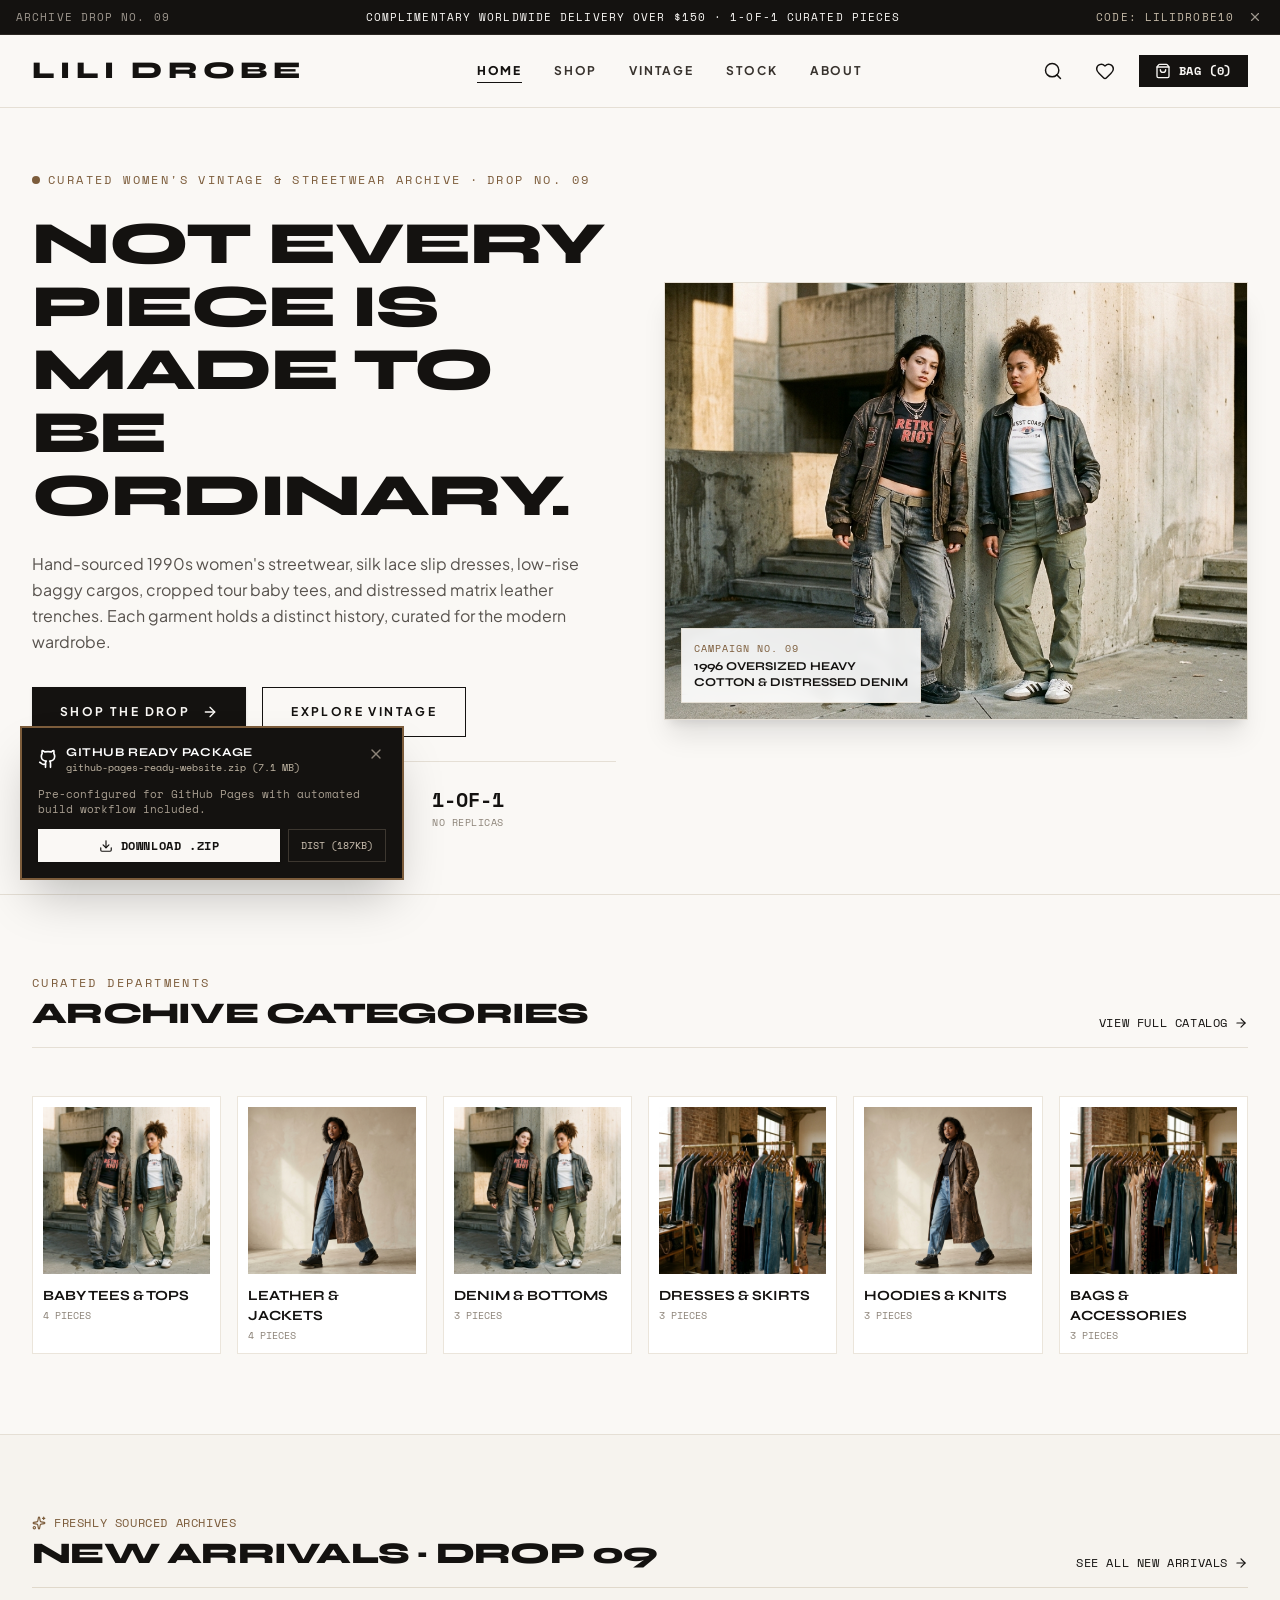
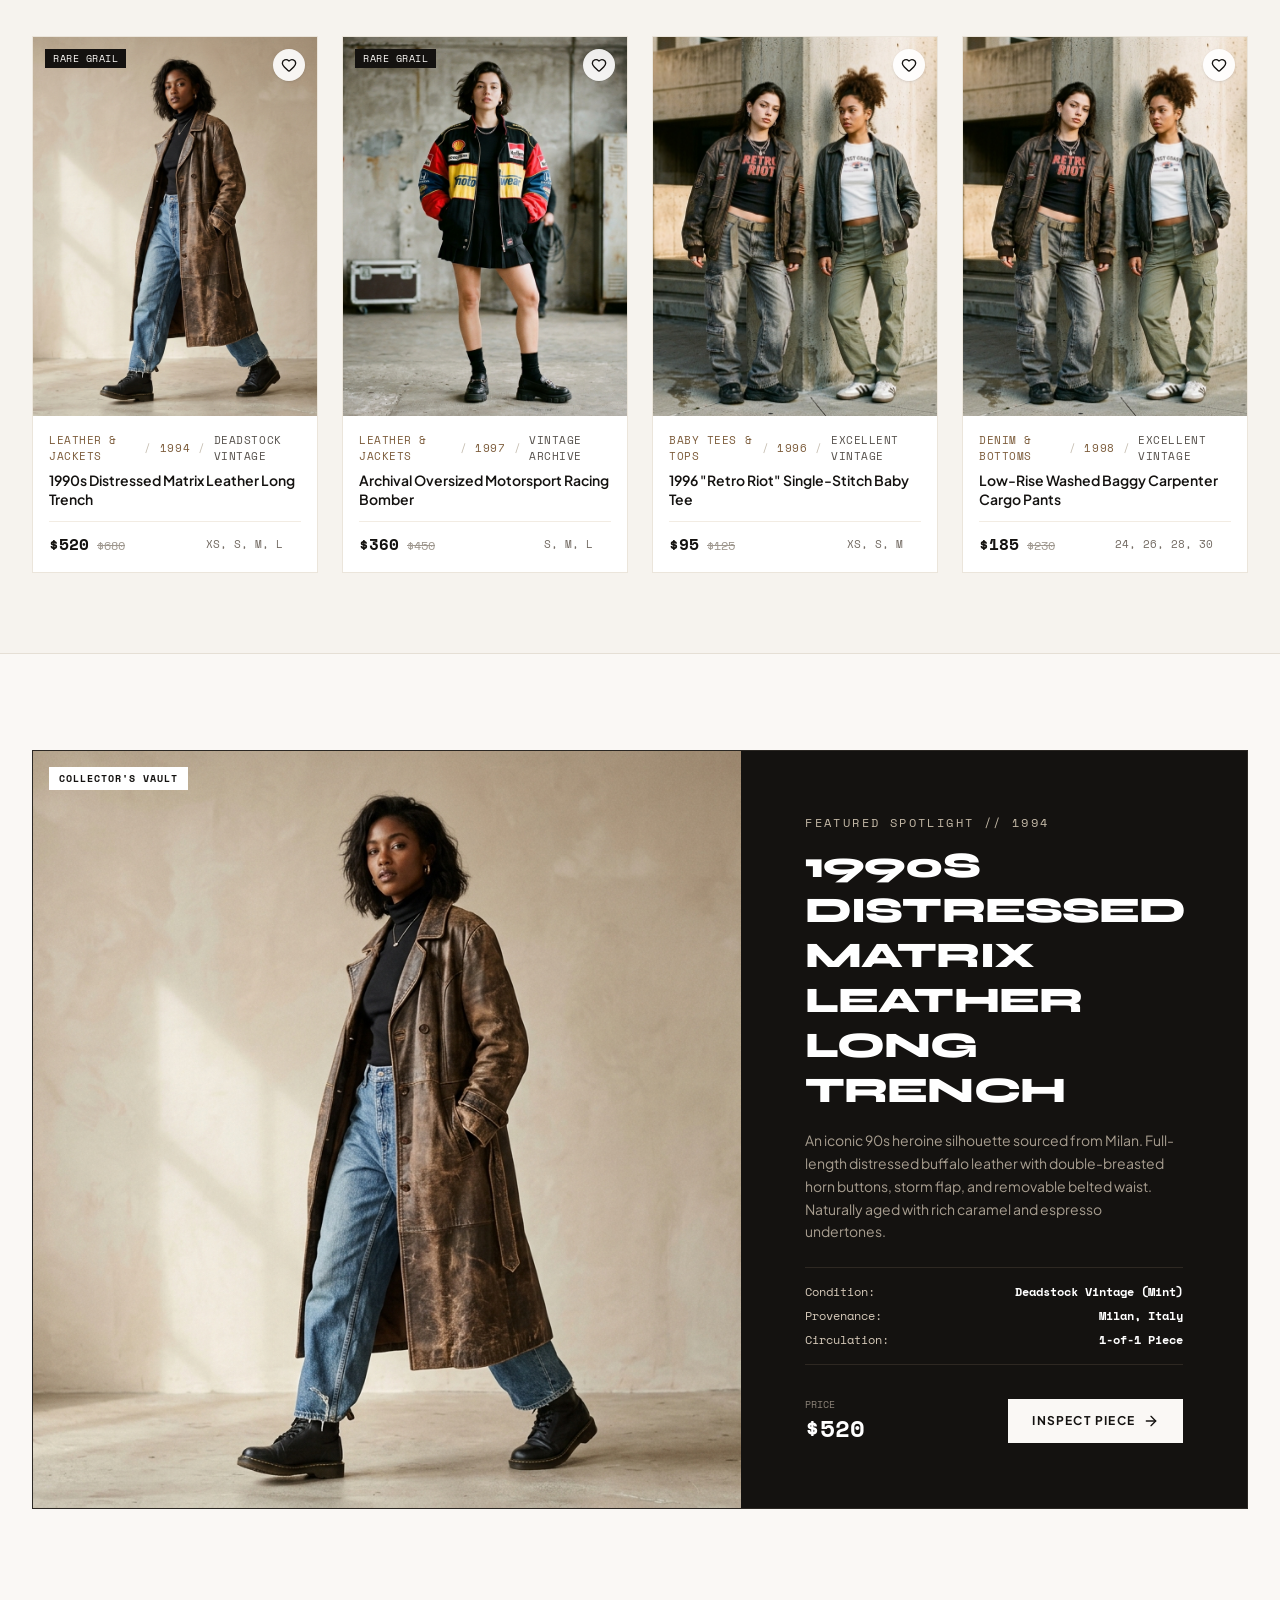
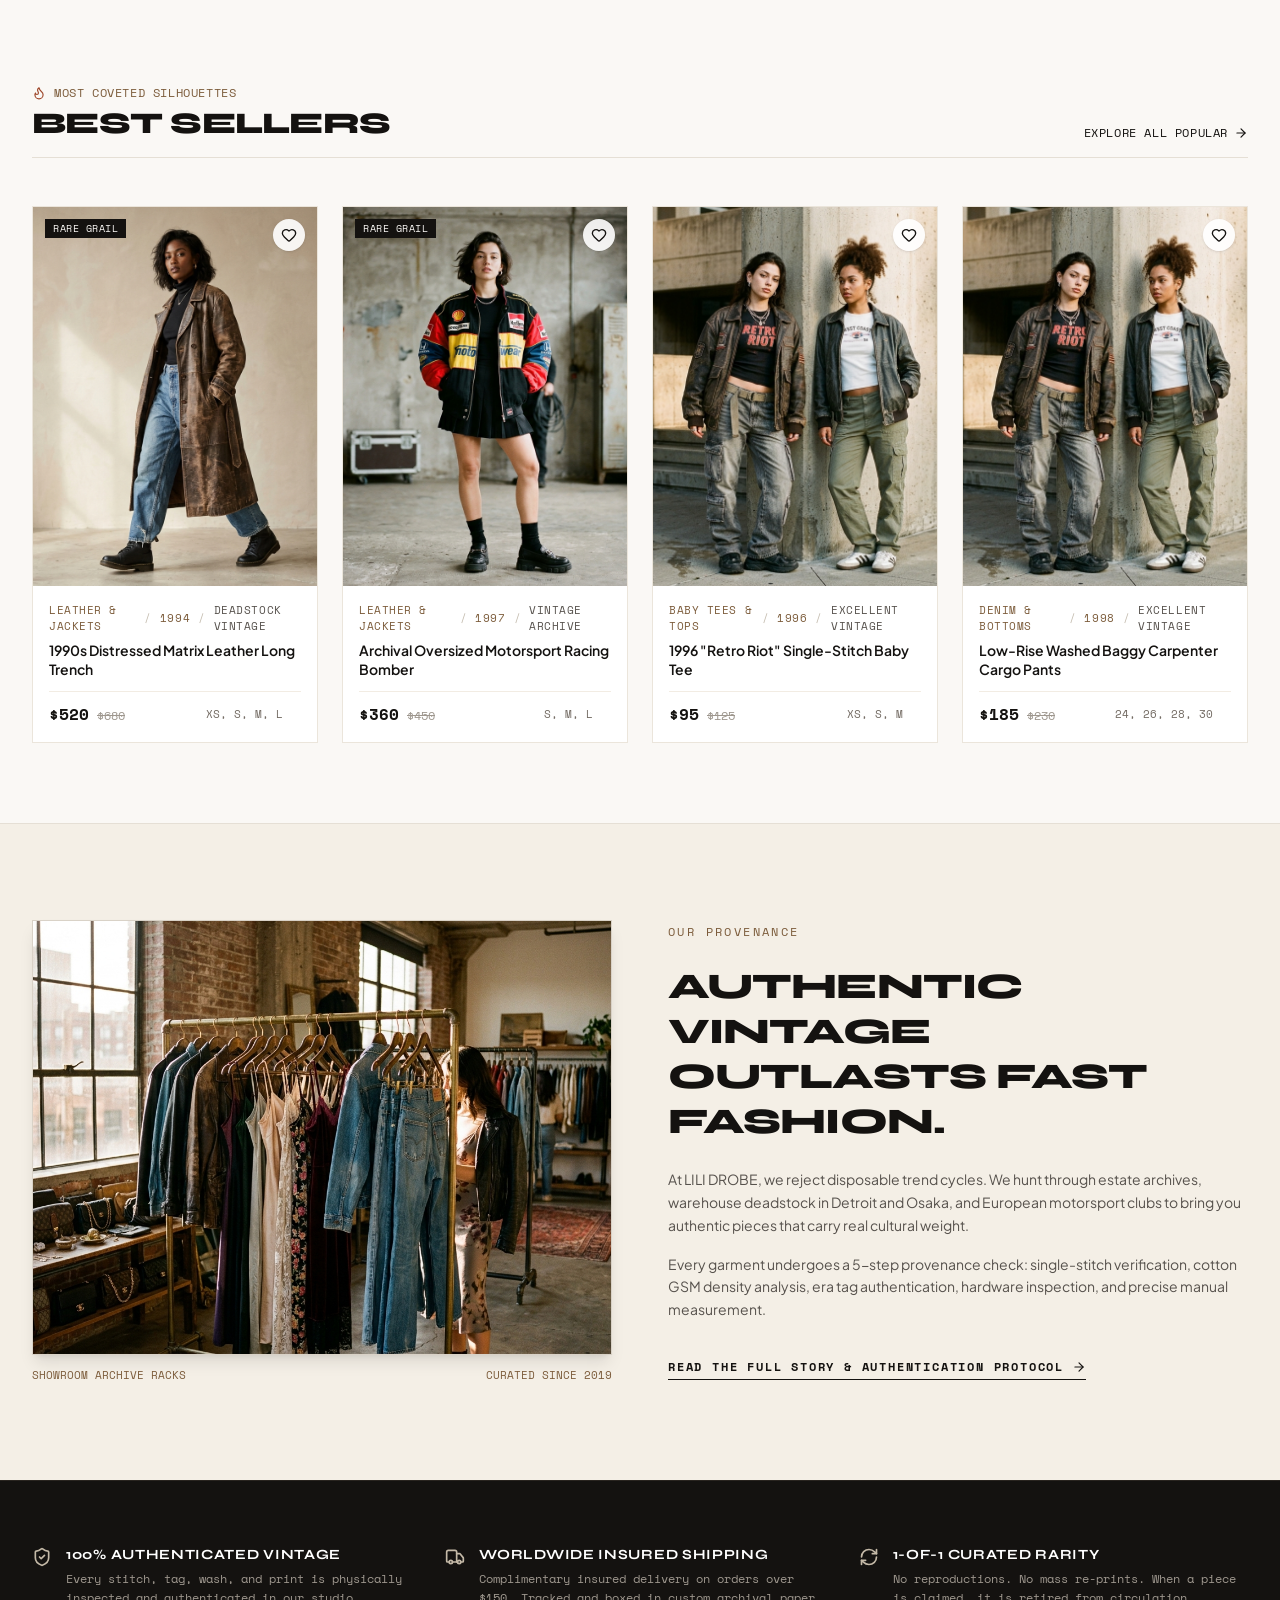
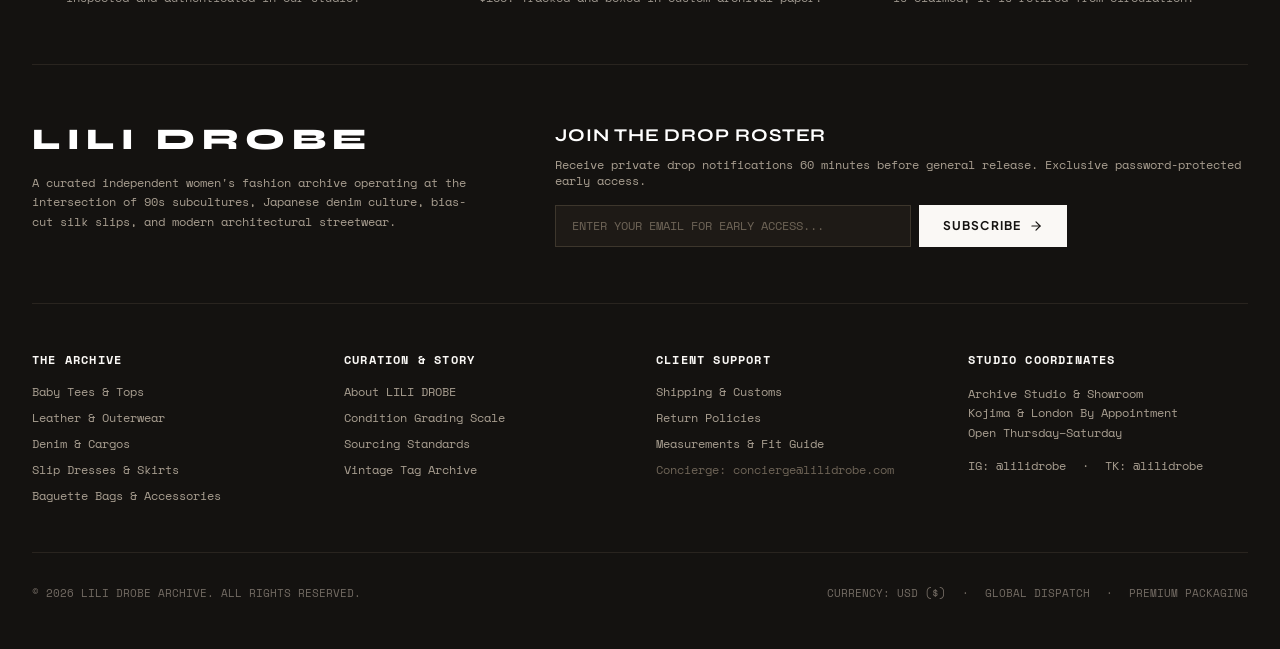
<file: index.html>
<!doctype html>
<html lang="en">
  <head>
    <meta charset="UTF-8" />
    <meta name="viewport" content="width=device-width, initial-scale=1.0" />
    <title>LILI DROBE | Vintage &amp; Streetwear Archive</title>
    <meta name="description" content="Curated vintage, second-hand, and premium stock streetwear clothing archive. Rare 90s drops, distressed denim, heavyweight hoodies, and archive jackets." />
    <meta property="og:title" content="LILI DROBE | Vintage &amp; Streetwear Archive" />
    <meta property="og:description" content="Curated vintage, second-hand, and premium stock streetwear clothing archive. Rare 90s drops, distressed denim, heavyweight hoodies, and archive jackets." />
    <meta property="og:type" content="website" />
    <meta name="twitter:card" content="summary_large_image" />
    <link rel="preconnect" href="https://fonts.googleapis.com">
    <link rel="preconnect" href="https://fonts.gstatic.com" crossorigin>
    <link href="https://fonts.googleapis.com/css2?family=Plus+Jakarta+Sans:ital,wght@0,300;0,400;0,500;0,600;0,700;0,800;1,400&family=Space+Mono:wght@400;700&family=Syne:wght@500;700;800&display=swap" rel="stylesheet">
    <script type="module" crossorigin src="./assets/index-BYmS5HWF.js"></script>
    <link rel="stylesheet" crossorigin href="./assets/index-BVtAQ9pf.css">
  </head>
  <body class="bg-[#FAF8F5] text-[#141210] antialiased selection:bg-[#141210] selection:text-[#FAF8F5]">
    <div id="root"></div>
  </body>
</html>
</file>
